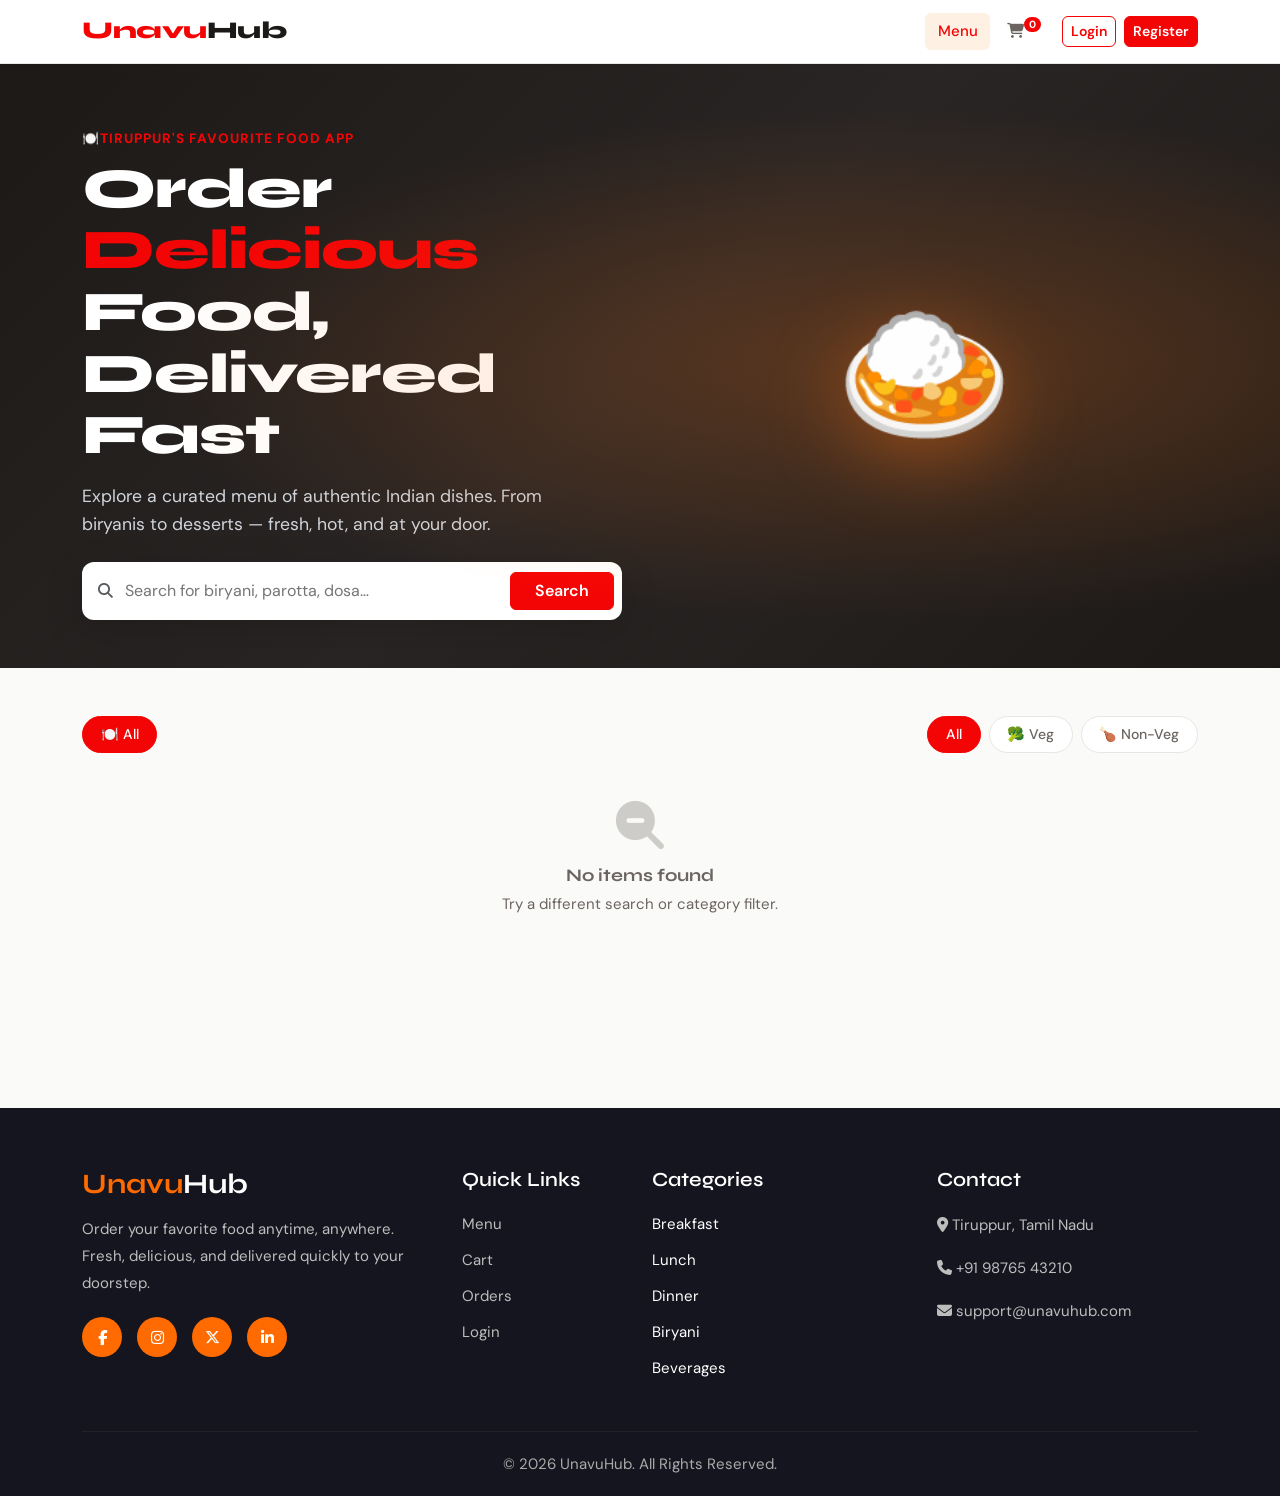
<file: index.html>
<!DOCTYPE html>
<html lang="en">
<head>
  <meta charset="UTF-8" />
  <meta name="viewport" content="width=device-width, initial-scale=1.0" />
  <title>UnavuHub — Online Food Ordering</title>
  <link rel="stylesheet" href="https://cdn.jsdelivr.net/npm/bootstrap@5.3.3/dist/css/bootstrap.min.css" />
  <link rel="stylesheet" href="https://cdnjs.cloudflare.com/ajax/libs/font-awesome/6.5.0/css/all.min.css" />
  <link rel="stylesheet" href="css/style.css" />
  <style>
    /* ── Rating Modal Styles ── */
    .rating-modal-overlay {
      display:none; position:fixed; inset:0; background:rgba(0,0,0,.6);
      z-index:9999; align-items:center; justify-content:center;
    }
    .rating-modal-overlay.active { display:flex; }
    .rating-modal {
      background:var(--card-bg, #1e1e2e); color:var(--text, #e2e8f0);
      border-radius:16px; padding:2rem; width:min(480px,92vw);
      box-shadow:0 25px 60px rgba(0,0,0,.5);
      animation: popIn .2s ease;
    }
    @keyframes popIn { from { transform:scale(.85); opacity:0; } to { transform:scale(1); opacity:1; } }
    .rating-modal h5 { font-weight:700; margin-bottom:.25rem; }
    .star-picker { display:flex; gap:.4rem; margin:1rem 0; }
    .star-picker i { font-size:2rem; cursor:pointer; color:#d1d5db; transition:color .15s; }
    .star-picker i.lit { color:#f59e0b; }
    .rating-review-input {
      width:100%; border-radius:10px; border:1.5px solid rgba(255,255,255,.12);
      background:rgba(255,255,255,.06); color:inherit; padding:.75rem 1rem;
      font-size:.93rem; resize:none; margin-bottom:1rem;
      transition:border-color .2s;
    }
    .rating-review-input:focus { outline:none; border-color:var(--primary,#f97316); }
    .existing-reviews { margin-top:1.5rem; }
    .review-item {
      background:rgba(255,255,255,.05); border-radius:10px;
      padding:.75rem 1rem; margin-bottom:.6rem; font-size:.88rem;
    }
    .review-item .reviewer { font-weight:600; margin-bottom:.25rem; }
    .review-item .review-text { color:rgba(255,255,255,.7); }
    /* Card inline rating */
    .card-rating { display:flex; align-items:center; gap:.4rem; font-size:.82rem; margin:.35rem 0 .5rem; }
    .card-rating .rating-count { color:rgba(255,255,255,.5); font-size:.78rem; }
    .rate-btn {
      background:none; border:1.5px solid rgba(255,255,255,.2); border-radius:20px;
      color:rgba(255,255,255,.7); font-size:.75rem; padding:.2rem .65rem;
      cursor:pointer; transition:all .2s;
    }
    .rate-btn:hover { border-color:#f59e0b; color:#f59e0b; }
  </style>
</head>
<body>

<!-- Toast Container -->
<div class="toast-container position-fixed bottom-0 end-0 p-3" id="toastContainer"></div>

<!-- ── Rating Modal ── -->
<div class="rating-modal-overlay" id="ratingModalOverlay" onclick="closeRatingModal(event)">
  <div class="rating-modal" onclick="event.stopPropagation()">
    <div class="d-flex justify-content-between align-items-start mb-1">
      <div>
        <h5 id="ratingModalName">Rate this dish</h5>
        <small id="ratingModalCat" style="color:rgba(255,255,255,.5)"></small>
      </div>
      <button onclick="closeRatingModal()" style="background:none;border:none;color:inherit;font-size:1.4rem;line-height:1;cursor:pointer;">&times;</button>
    </div>
    <div class="star-picker" id="starPicker">
      <i class="far fa-star" data-v="1"></i>
      <i class="far fa-star" data-v="2"></i>
      <i class="far fa-star" data-v="3"></i>
      <i class="far fa-star" data-v="4"></i>
      <i class="far fa-star" data-v="5"></i>
    </div>
    <p id="starLabel" style="font-size:.85rem;color:rgba(255,255,255,.5);margin-bottom:.75rem;height:1.2em;"></p>
    <textarea id="ratingReviewInput" class="rating-review-input" rows="3" placeholder="Share your experience (optional)…"></textarea>
    <div class="d-flex gap-2">
      <button class="btn btn-primary flex-grow-1" onclick="submitRating()">Submit Rating</button>
      <button class="btn btn-outline-secondary" onclick="closeRatingModal()">Cancel</button>
    </div>
    <div class="existing-reviews" id="existingReviews"></div>
  </div>
</div>

<!-- ── Navbar ── -->
<nav class="navbar navbar-expand-lg">
  <div class="container">
    <a class="navbar-brand" href="index.html">Unavu<span>Hub</span></a>
    <button class="navbar-toggler" type="button" data-bs-toggle="collapse" data-bs-target="#mainNav">
      <span class="navbar-toggler-icon"></span>
    </button>
    <div class="collapse navbar-collapse" id="mainNav">
      <ul class="navbar-nav ms-auto align-items-center gap-1">
        <li class="nav-item"><a class="nav-link active" href="index.html">Menu</a></li>
        <li class="nav-item">
          <a class="nav-link" href="cart.html">
            <i class="fas fa-shopping-cart"></i>
            <span class="cart-count cart-badge">0</span>
          </a>
        </li>
        <li class="nav-item" id="navAuth"></li>
      </ul>
    </div>
  </div>
</nav>

<!-- ── Hero ── -->
<section class="hero">
  <div class="container">
    <div class="row align-items-center g-4">
      <div class="col-lg-6">
        <p style="color:var(--primary);font-weight:700;letter-spacing:1px;font-size:.85rem;text-transform:uppercase;margin-bottom:.5rem;">🍽️Tiruppur's Favourite Food App</p>
        <h1 class="hero-title">Order <span>Delicious</span><br>Food, Delivered Fast</h1>
        <p class="hero-sub mt-3 mb-4">Explore a curated menu of authentic Indian dishes. From biryanis to desserts — fresh, hot, and at your door.</p>
        <div class="search-wrap d-flex align-items-center gap-2">
          <i class="fas fa-search text-muted ms-2"></i>
          <input type="text" id="searchInput" placeholder="Search for biryani, parotta, dosa…" class="py-2 px-1" />
          <button class="btn btn-primary px-4" onclick="applyFilters()">Search</button>
        </div>
      </div>
      <div class="col-lg-6 text-center d-none d-lg-block">
        <div style="font-size:9rem;filter:drop-shadow(0 20px 40px rgba(249,115,22,.4))">🍛</div>
      </div>
    </div>
  </div>
</section>

<!-- ── Menu Section ── -->
<main class="container py-5">

  <!-- Filters Row -->
  <div class="d-flex flex-wrap align-items-center gap-3 mb-4">
    <div class="d-flex flex-wrap gap-2" id="categoryPills"></div>
    <div class="ms-auto d-flex gap-2 flex-wrap">
      <button class="category-pill active" id="filterAll"   onclick="setTypeFilter('all')">All</button>
      <button class="category-pill"        id="filterVeg"   onclick="setTypeFilter('veg')">🥦 Veg</button>
      <button class="category-pill"        id="filterNV"    onclick="setTypeFilter('non-veg')">🍗 Non-Veg</button>
    </div>
  </div>

  <!-- Food Grid -->
  <div class="row g-4" id="foodGrid"></div>
  <div id="emptyState" class="empty-state d-none">
    <i class="fas fa-search-minus"></i>
    <h5>No items found</h5>
    <p>Try a different search or category filter.</p>
  </div>
  
</main>
<!-- ===== Footer ===== -->
<footer class="footer">
  <div class="container">
    <div class="row gy-4">

      <div class="col-lg-4">
        <h3 class="footer-logo">Unavu<span>Hub</span></h3>
        <p>
          Order your favorite food anytime, anywhere.
          Fresh, delicious, and delivered quickly to your doorstep.
        </p>

        <div class="social-icons">
          <a href="#"><i class="fab fa-facebook-f"></i></a>
          <a href="#"><i class="fab fa-instagram"></i></a>
          <a href="#"><i class="fab fa-x-twitter"></i></a>
          <a href="#"><i class="fab fa-linkedin-in"></i></a>
        </div>
      </div>

      <div class="col-lg-2 col-md-4">
        <h5>Quick Links</h5>
        <ul>
          <li><a href="index.html">Menu</a></li>
          <li><a href="cart.html">Cart</a></li>
          <li><a href="orders.html">Orders</a></li>
          <li><a href="login.html">Login</a></li>
        </ul>
      </div>

      <div class="col-lg-3 col-md-4">
        <h5>Categories</h5>
        <ul>
          <li>Breakfast</li>
          <li>Lunch</li>
          <li>Dinner</li>
          <li>Biryani</li>
          <li>Beverages</li>
        </ul>
      </div>

      <div class="col-lg-3 col-md-4">
        <h5>Contact</h5>

        <p>
          <i class="fas fa-location-dot"></i>
          Tiruppur, Tamil Nadu
        </p>

        <p>
          <i class="fas fa-phone"></i>
          +91 98765 43210
        </p>

        <p>
          <i class="fas fa-envelope"></i>
          support@unavuhub.com
        </p>
      </div>

    </div>

    <hr>

    <div class="footer-bottom">
      © 2026 UnavuHub. All Rights Reserved.
    </div>

  </div>
</footer>


<script src="https://cdn.jsdelivr.net/npm/bootstrap@5.3.3/dist/js/bootstrap.bundle.min.js"></script>
<script src="js/db.js"></script>
<script>
  let activeCategory = 'All';
  let activeType     = 'all';

  /* ── Navbar auth state ── */
  function renderNav() {
    const s  = DB.getSession();
    const el = document.getElementById('navAuth');
    if (!s) {
      el.innerHTML = `<div class="d-flex gap-2">
        <a href="login.html" class="btn btn-outline-primary btn-sm">Login</a>
        <a href="register.html" class="btn btn-primary btn-sm">Register</a>
      </div>`;
    } else if (s.role === 'admin') {
      el.innerHTML = `<a href="admin-dashboard.html" class="btn btn-primary btn-sm"><i class="fas fa-gauge-high me-1"></i>Dashboard</a>`;
    } else {
      el.innerHTML = `<div class="d-flex gap-2 align-items-center">
        <a href="orders.html" class="nav-link">My Orders</a>
        <button class="btn btn-outline-primary btn-sm" onclick="logout()">Logout</button>
      </div>`;
    }
  }
  function logout() { DB.clearSession(); DB.clearCart(); window.location.reload(); }

  /* ── Categories ── */
  function buildCategories() {
    const menu = DB.getMenu();
    const cats = ['All', ...new Set(menu.map(i => i.category))];
    const el   = document.getElementById('categoryPills');
    el.innerHTML = cats.map(c => `
      <button class="category-pill${c === 'All' ? ' active' : ''}" onclick="setCategory('${c}')">${UI.foodEmoji(c)} ${c}</button>
    `).join('');
  }

  function setCategory(cat) {
    activeCategory = cat;
    document.querySelectorAll('#categoryPills .category-pill').forEach(b => {
      b.classList.toggle('active', b.textContent.trim().endsWith(cat));
    });
    renderGrid();
  }

  function setTypeFilter(type) {
    activeType = type;
    ['filterAll','filterVeg','filterNV'].forEach(id => document.getElementById(id).classList.remove('active'));
    document.getElementById({ all:'filterAll', veg:'filterVeg', 'non-veg':'filterNV' }[type]).classList.add('active');
    renderGrid();
  }

  function applyFilters() { renderGrid(); }

  /* ── Render Grid ── */
  function renderGrid() {
    const query = document.getElementById('searchInput').value.toLowerCase();
    let items   = DB.getMenu();

    if (activeCategory !== 'All') items = items.filter(i => i.category === activeCategory);
    if (activeType !== 'all')     items = items.filter(i => i.type === activeType);
    if (query) items = items.filter(i =>
      i.name.toLowerCase().includes(query) ||
      i.category.toLowerCase().includes(query) ||
      i.description.toLowerCase().includes(query)
    );

    const grid  = document.getElementById('foodGrid');
    const empty = document.getElementById('emptyState');
    if (!items.length) { grid.innerHTML = ''; empty.classList.remove('d-none'); return; }
    empty.classList.add('d-none');

    const cart    = DB.getCart();
    const session = DB.getSession();

    grid.innerHTML = items.map(item => {
      const inCart  = cart.find(c => c.id === item.id);
      const { avg, count } = DB.getItemAvgRating(item.id);
      const imgEl   = item.image
        ? `<img src="${item.image}" class="food-card-img" alt="${item.name}" loading="lazy"
               onerror="this.parentNode.innerHTML='<div class=food-card-img-placeholder>${UI.foodEmoji(item.category)}</div>'">`
        : `<div class="food-card-img-placeholder">${UI.foodEmoji(item.category)}</div>`;

      const ratingRow = count > 0
        ? `<div class="card-rating">
             ${UI.renderStars(avg)}
             <span style="color:#f59e0b;font-weight:600;font-size:.82rem;">${avg}</span>
             <span class="rating-count">(${count})</span>
             ${session && session.role==='customer' ? `<button class="rate-btn ms-auto" onclick="openRatingModal('${item.id}')"><i class="fas fa-star me-1" style="font-size:.7rem;"></i>Rate</button>` : ''}
           </div>`
        : `<div class="card-rating">
             ${UI.renderStars(0)}
             <span class="rating-count">No ratings yet</span>
             ${session && session.role==='customer' ? `<button class="rate-btn ms-auto" onclick="openRatingModal('${item.id}')"><i class="fas fa-star me-1" style="font-size:.7rem;"></i>Be first!</button>` : ''}
           </div>`;

      return `
        <div class="col-sm-6 col-lg-4 col-xl-3">
          <div class="food-card">
            ${imgEl}
            <div class="food-card-body">
              <div class="d-flex align-items-center gap-2 mb-1">
                ${UI.vegBadge(item.type)}
                ${item.popular ? '<span class="popular-tag">⭐ Popular</span>' : ''}
              </div>
              <div class="food-name">${item.name}</div>
              ${ratingRow}
              <div class="food-desc text-muted mb-2">${item.description}</div>
              <div class="d-flex align-items-center justify-content-between mt-auto">
                <span class="food-price">${UI.formatCurrency(item.price)}</span>
                ${inCart
                  ? `<div class="qty-control">
                       <button class="qty-btn" onclick="changeQty('${item.id}', -1)">−</button>
                       <span class="qty-num">${inCart.qty}</span>
                       <button class="qty-btn" onclick="changeQty('${item.id}', 1)">+</button>
                     </div>`
                  : `<button class="btn btn-primary btn-sm" onclick="addItem('${item.id}')">
                       <i class="fas fa-plus me-1"></i>Add
                     </button>`
                }
              </div>
            </div>
          </div>
        </div>`;
    }).join('');
  }

  /* ── Cart Actions ── */
  function addItem(id) {
    const s = DB.getSession();
    if (!s) { Toast.show('Please login to add items to cart.', 'warning'); return; }
    if (s.role === 'admin') { Toast.show('Admins cannot place orders.', 'warning'); return; }
    const item = DB.getMenuItem(id);
    if (!item) return;
    DB.addToCart(item);
    UI.updateCartBadge();
    Toast.show(`<i class="fas fa-check-circle me-2"></i>${item.name} added to cart!`, 'success');
    renderGrid();
  }

  function changeQty(id, delta) {
    const cart = DB.getCart();
    const item = cart.find(c => c.id === id);
    if (!item) return;
    DB.updateCartQty(id, item.qty + delta);
    UI.updateCartBadge();
    renderGrid();
  }

  /* ── Rating Modal ── */
  let currentRatingItemId = null;
  let currentStarValue    = 0;
  const starLabels = ['', 'Poor 😞', 'Fair 😐', 'Good 😊', 'Great 😄', 'Excellent 🤩'];

  function openRatingModal(itemId) {
    const s = DB.getSession();
    if (!s || s.role !== 'customer') { Toast.show('Please login to rate.', 'warning'); return; }
    currentRatingItemId = itemId;
    const item      = DB.getMenuItem(itemId);
    const existing  = DB.getUserRatingForItem(itemId);
    currentStarValue = existing ? existing.rating : 0;

    document.getElementById('ratingModalName').textContent = item.name;
    document.getElementById('ratingModalCat').textContent  = item.category;
    document.getElementById('ratingReviewInput').value     = existing ? existing.review : '';
    renderStarPicker(currentStarValue);
    document.getElementById('starLabel').textContent = starLabels[currentStarValue] || 'Tap a star to rate';

    // Show existing reviews
    const reviews = DB.getItemRatings(itemId);
    const revEl   = document.getElementById('existingReviews');
    if (reviews.length) {
      revEl.innerHTML = `<h6 style="margin-top:1.5rem;font-weight:700;font-size:.9rem;">What others say</h6>` +
        reviews.slice(0, 5).map(r => `
          <div class="review-item">
            <div class="reviewer d-flex align-items-center gap-2">
              <span>${r.userName}</span>
              <span style="margin-left:auto;">${UI.renderStars(r.rating)}</span>
            </div>
            ${r.review ? `<div class="review-text">${r.review}</div>` : ''}
          </div>`).join('');
    } else { revEl.innerHTML = ''; }

    document.getElementById('ratingModalOverlay').classList.add('active');
  }

  function closeRatingModal(e) {
    if (e && e.target !== document.getElementById('ratingModalOverlay')) return;
    document.getElementById('ratingModalOverlay').classList.remove('active');
    currentRatingItemId = null;
    currentStarValue    = 0;
  }
  // Allow close via button (no event arg)
  const origClose = closeRatingModal;
  window.closeRatingModal = function(e) {
    if (!e) { document.getElementById('ratingModalOverlay').classList.remove('active'); return; }
    origClose(e);
  };

  function renderStarPicker(val) {
    document.querySelectorAll('#starPicker i').forEach(i => {
      const v = parseInt(i.dataset.v);
      i.className = v <= val ? 'fas fa-star lit' : 'far fa-star';
    });
  }

  document.querySelectorAll('#starPicker i').forEach(star => {
    star.addEventListener('mouseover', function() {
      const v = parseInt(this.dataset.v);
      document.querySelectorAll('#starPicker i').forEach(i => {
        i.className = parseInt(i.dataset.v) <= v ? 'fas fa-star lit' : 'far fa-star';
      });
      document.getElementById('starLabel').textContent = starLabels[v];
    });
    star.addEventListener('mouseout', function() {
      renderStarPicker(currentStarValue);
      document.getElementById('starLabel').textContent = starLabels[currentStarValue] || 'Tap a star to rate';
    });
    star.addEventListener('click', function() {
      currentStarValue = parseInt(this.dataset.v);
      renderStarPicker(currentStarValue);
      document.getElementById('starLabel').textContent = starLabels[currentStarValue];
    });
  });

  function submitRating() {
    if (!currentStarValue) { Toast.show('Please select a star rating.', 'warning'); return; }
    const review = document.getElementById('ratingReviewInput').value.trim();
    const result = DB.addRating(currentRatingItemId, currentStarValue, review);
    if (result.ok) {
      Toast.show('<i class="fas fa-star me-2" style="color:#f59e0b"></i>Rating submitted! Thank you!', 'success');
      document.getElementById('ratingModalOverlay').classList.remove('active');
      renderGrid();
    } else {
      Toast.show(result.msg, 'danger');
    }
  }

  /* ── Search on enter ── */
  document.getElementById('searchInput').addEventListener('keyup', e => { if (e.key === 'Enter') applyFilters(); });

  /* ── Init ── */
  renderNav();
  buildCategories();
  renderGrid();
</script>

</body>
</html>
</file>
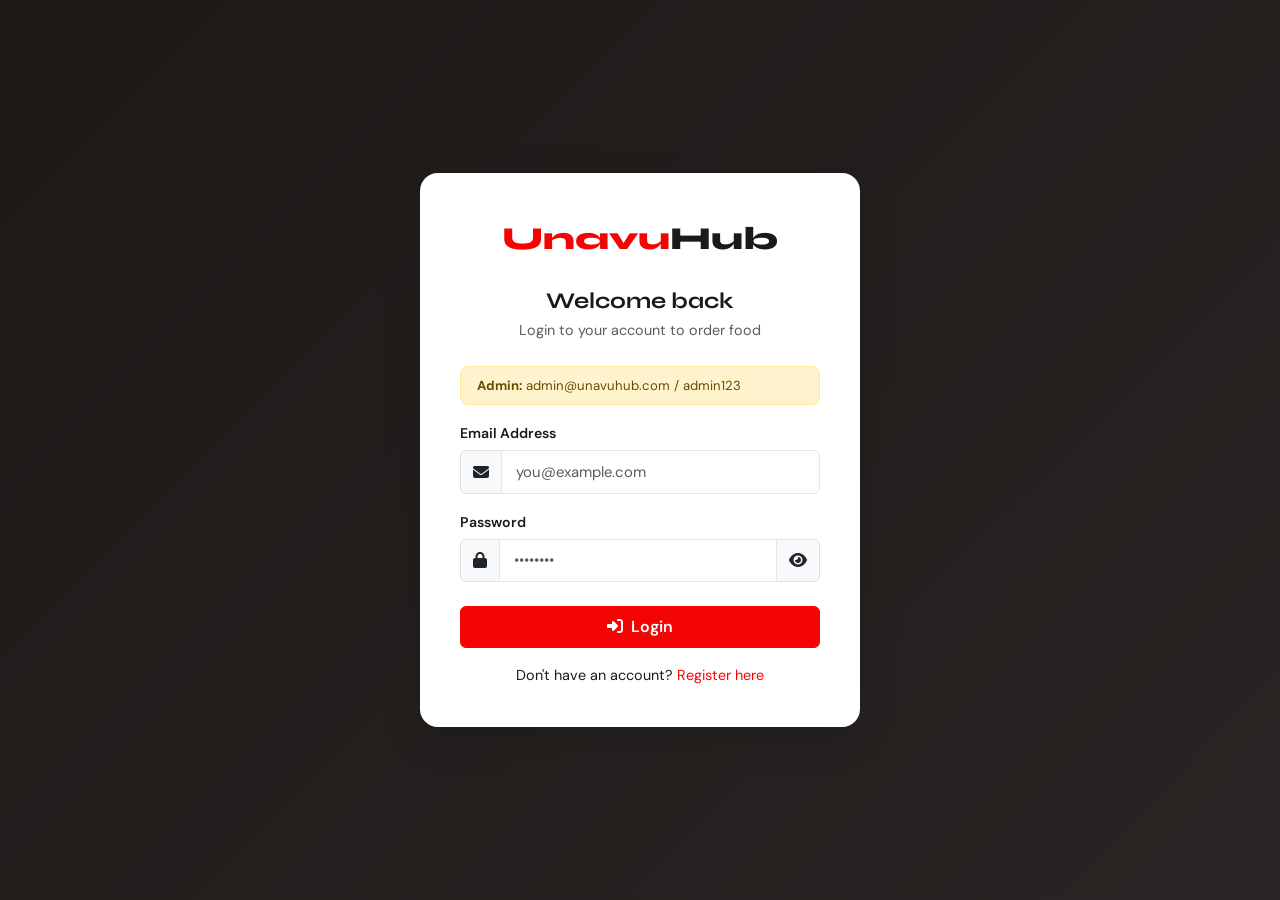
<file: admin-customers.html>
<!DOCTYPE html>
<html lang="en">
<head>
  <meta charset="UTF-8" />
  <meta name="viewport" content="width=device-width, initial-scale=1.0" />
  <title>Customers — UnavuHub Admin</title>
  <link rel="stylesheet" href="https://cdn.jsdelivr.net/npm/bootstrap@5.3.3/dist/css/bootstrap.min.css" />
  <link rel="stylesheet" href="https://cdnjs.cloudflare.com/ajax/libs/font-awesome/6.5.0/css/all.min.css" />
  <link rel="stylesheet" href="css/style.css" />
</head>
<body>
<div class="toast-container position-fixed bottom-0 end-0 p-3" id="toastContainer"></div>
<div class="admin-layout" id="appRoot"></div>

<!-- Customer Orders Modal -->
<div class="modal fade" id="customerOrdersModal" tabindex="-1">
  <div class="modal-dialog modal-dialog-centered modal-lg modal-dialog-scrollable">
    <div class="modal-content">
      <div class="modal-header">
        <h5 class="modal-title" id="customerOrdersTitle">Order History</h5>
        <button type="button" class="btn-close" data-bs-dismiss="modal"></button>
      </div>
      <div class="modal-body" id="customerOrdersBody"></div>
      <div class="modal-footer">
        <button class="btn btn-outline-secondary" data-bs-dismiss="modal">Close</button>
      </div>
    </div>
  </div>
</div>

<script src="https://cdn.jsdelivr.net/npm/bootstrap@5.3.3/dist/js/bootstrap.bundle.min.js"></script>
<script src="js/db.js"></script>
<script src="js/admin.js"></script>
<script>
  guardAdmin();
  let searchQuery = '';

  function render() {
    let users  = DB.getUsers();
    const orders = DB.getOrders();

    if (searchQuery) users = users.filter(u =>
      u.name.toLowerCase().includes(searchQuery) ||
      u.email.toLowerCase().includes(searchQuery) ||
      u.phone.includes(searchQuery)
    );

    const root = document.getElementById('appRoot');

    root.innerHTML = buildAdminSidebar('customers') + `
      <div class="admin-main">
        ${buildAdminTopbar('Customer Management')}
        <div class="admin-content">
          <div class="d-flex flex-wrap align-items-center justify-content-between gap-3 mb-4">
            <h1 class="page-title mb-0">Customers <span class="text-muted" style="font-size:1rem;font-weight:400;">(${users.length})</span></h1>
            <div class="input-group" style="max-width:260px;">
              <span class="input-group-text"><i class="fas fa-search"></i></span>
              <input type="text" class="form-control" placeholder="Search name, email, phone…" oninput="onSearch(this.value)" value="${searchQuery}" />
            </div>
          </div>

          <div class="table-wrap">
            ${users.length ? `
            <table class="table table-hover mb-0">
              <thead>
                <tr>
                  <th>Customer</th>
                  <th>Phone</th>
                  <th>Address</th>
                  <th>Joined</th>
                  <th>Total Orders</th>
                  <th>Total Spent</th>
                  <th>Actions</th>
                </tr>
              </thead>
              <tbody>
                ${users.map(user => {
                  const userOrders = orders.filter(o => o.userId === user.id);
                  const totalSpent = userOrders.filter(o => o.status !== 'cancelled').reduce((s, o) => s + o.total, 0);
                  return `
                  <tr>
                    <td>
                      <div class="d-flex align-items-center gap-2">
                        <div style="width:36px;height:36px;border-radius:50%;background:var(--primary);display:flex;align-items:center;justify-content:center;color:#fff;font-weight:700;font-size:.9rem;flex-shrink:0;">
                          ${user.name.charAt(0).toUpperCase()}
                        </div>
                        <div>
                          <div class="fw-semibold">${user.name}</div>
                          <div class="text-muted" style="font-size:.78rem;">${user.email}</div>
                        </div>
                      </div>
                    </td>
                    <td>${user.phone}</td>
                    <td style="max-width:180px;white-space:nowrap;overflow:hidden;text-overflow:ellipsis;" title="${user.address}">
                      ${user.address || '—'}
                    </td>
                    <td style="font-size:.82rem;">${UI.formatDate(user.createdAt)}</td>
                    <td>
                      <span class="fw-bold">${userOrders.length}</span>
                      <span class="text-muted" style="font-size:.78rem;"> orders</span>
                    </td>
                    <td class="fw-bold text-primary">${UI.formatCurrency(totalSpent)}</td>
                    <td>
                      <button class="table-action-btn text-info" title="View Orders" onclick="viewCustomerOrders('${user.id}', '${user.name.replace(/'/g, "\\'")}')">
                        <i class="fas fa-eye"></i>
                      </button>
                    </td>
                  </tr>`;
                }).join('')}
              </tbody>
            </table>` : `
            <div class="empty-state">
              <i class="fas fa-users"></i>
              <h5>No customers found</h5>
              <p>${searchQuery ? 'Try a different search.' : 'Customers who register will appear here.'}</p>
            </div>`}
          </div>
        </div>
      </div>`;

    setSidebarActive('customers');
  }

  function onSearch(val) { searchQuery = val.toLowerCase(); render(); }

  function viewCustomerOrders(userId, name) {
    const orders = DB.getUserOrders(userId);
    document.getElementById('customerOrdersTitle').textContent = `${name}'s Order History`;
    const body = document.getElementById('customerOrdersBody');

    if (!orders.length) {
      body.innerHTML = `<div class="empty-state py-3"><i class="fas fa-box-open"></i><h6>No orders yet</h6></div>`;
    } else {
      body.innerHTML = orders.map(order => `
        <div class="border rounded p-3 mb-3">
          <div class="d-flex justify-content-between flex-wrap gap-2 mb-2">
            <div>
              <span class="fw-bold text-primary">${order.id}</span>
              <span class="text-muted ms-2" style="font-size:.8rem;">${UI.formatDate(order.date)}</span>
            </div>
            <div class="d-flex align-items-center gap-2">
              ${UI.statusBadge(order.status)}
              <span class="fw-bold">${UI.formatCurrency(order.total)}</span>
            </div>
          </div>
          <div class="text-muted" style="font-size:.85rem;">
            ${order.items.map(i => `${i.name} ×${i.qty}`).join(' · ')}
          </div>
          <div class="text-muted mt-1" style="font-size:.8rem;">Payment: ${order.paymentMethod}</div>
        </div>`).join('');
    }

    new bootstrap.Modal(document.getElementById('customerOrdersModal')).show();
  }

  render();
</script>
</body>
</html>
</file>
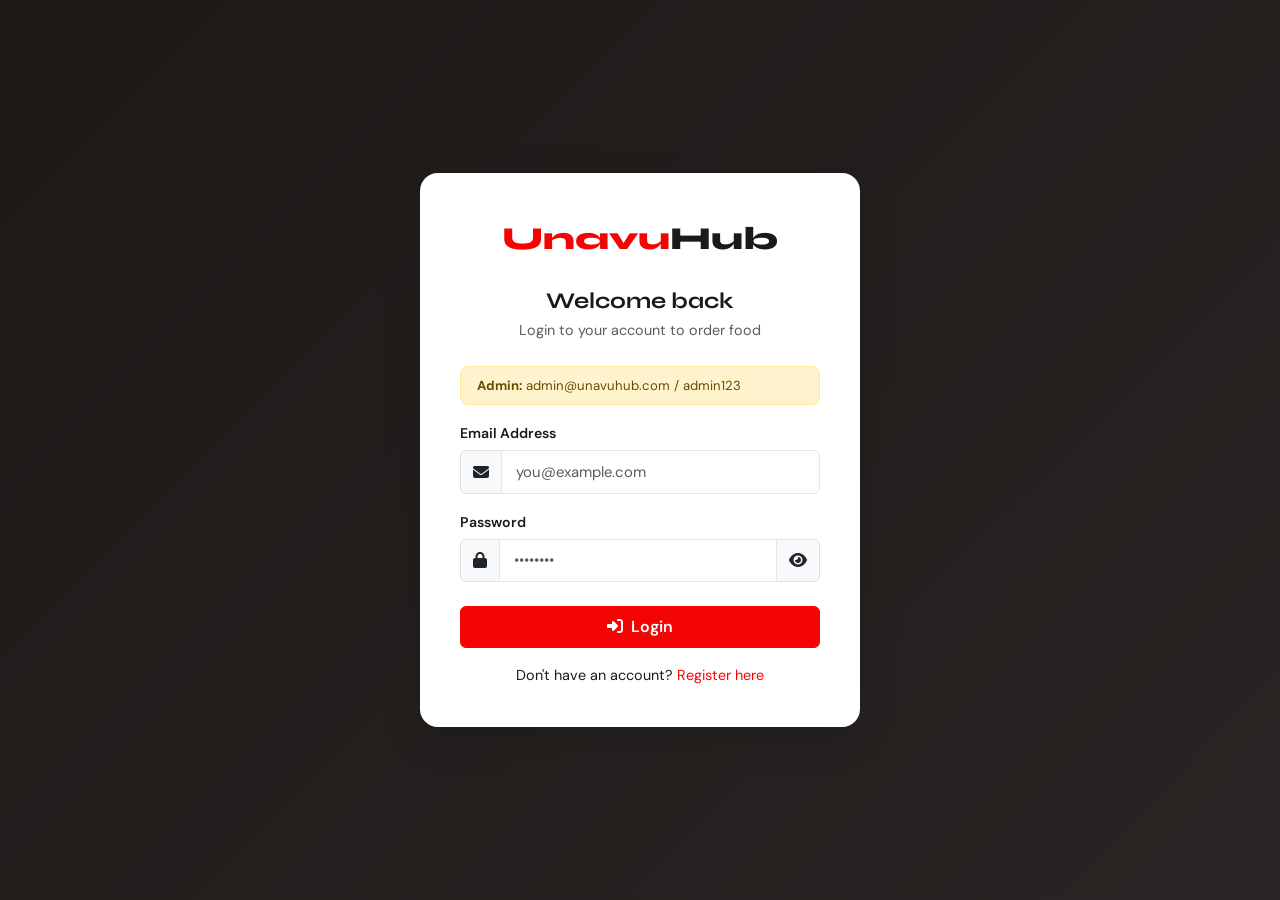
<file: admin-dashboard.html>
<!DOCTYPE html>
<html lang="en">
<head>
  <meta charset="UTF-8" />
  <meta name="viewport" content="width=device-width, initial-scale=1.0" />
  <title>Dashboard — UnavuHub Admin</title>
  <link rel="stylesheet" href="https://cdn.jsdelivr.net/npm/bootstrap@5.3.3/dist/css/bootstrap.min.css" />
  <link rel="stylesheet" href="https://cdnjs.cloudflare.com/ajax/libs/font-awesome/6.5.0/css/all.min.css" />
  <link rel="stylesheet" href="css/style.css" />
</head>
<body>
<div class="toast-container position-fixed bottom-0 end-0 p-3" id="toastContainer"></div>

<div class="admin-layout" id="appRoot"></div>

<script src="https://cdn.jsdelivr.net/npm/bootstrap@5.3.3/dist/js/bootstrap.bundle.min.js"></script>
<script src="js/db.js"></script>
<script src="js/admin.js"></script>
<script>
  guardAdmin();

  function render() {
    const stats   = DB.getStats();
    const orders  = DB.getOrders().slice(0, 8);
    const root    = document.getElementById('appRoot');

    root.innerHTML = buildAdminSidebar('dashboard') + `
      <div class="admin-main">
        ${buildAdminTopbar('Dashboard')}
        <div class="admin-content">

          <h1 class="page-title">Dashboard Overview</h1>

          <!-- Stat Cards -->
          <div class="row g-3 mb-4">
            <div class="col-sm-6 col-xl-3">
              <div class="stat-card stat-orange">
                <div class="stat-icon stat-icon-orange"><i class="fas fa-receipt"></i></div>
                <div class="stat-value">${stats.totalOrders}</div>
                <div class="stat-label">Total Orders</div>
              </div>
            </div>
            <div class="col-sm-6 col-xl-3">
              <div class="stat-card stat-green">
                <div class="stat-icon stat-icon-green"><i class="fas fa-indian-rupee-sign"></i></div>
                <div class="stat-value">₹${Number(stats.revenue).toLocaleString('en-IN')}</div>
                <div class="stat-label">Total Revenue</div>
              </div>
            </div>
            <div class="col-sm-6 col-xl-3">
              <div class="stat-card stat-blue">
                <div class="stat-icon stat-icon-blue"><i class="fas fa-users"></i></div>
                <div class="stat-value">${stats.customers}</div>
                <div class="stat-label">Registered Customers</div>
              </div>
            </div>
            <div class="col-sm-6 col-xl-3">
              <div class="stat-card stat-red">
                <div class="stat-icon stat-icon-red"><i class="fas fa-clock"></i></div>
                <div class="stat-value">${stats.pending}</div>
                <div class="stat-label">Pending Orders</div>
              </div>
            </div>
          </div>

          <!-- Recent Orders -->
          <div class="card">
            <div class="card-header d-flex justify-content-between align-items-center">
              <span>Recent Orders</span>
              <a href="admin-orders.html" class="btn btn-sm btn-outline-primary">View All</a>
            </div>
            <div class="table-responsive">
              ${orders.length ? `
              <table class="table table-hover mb-0">
                <thead>
                  <tr>
                    <th>Order ID</th>
                    <th>Customer</th>
                    <th>Items</th>
                    <th>Total</th>
                    <th>Payment</th>
                    <th>Status</th>
                    <th>Date</th>
                  </tr>
                </thead>
                <tbody>
                  ${orders.map(o => `
                  <tr>
                    <td><span class="fw-bold text-primary">${o.id}</span></td>
                    <td>
                      <div class="fw-semibold">${o.customerName}</div>
                      <div class="text-muted" style="font-size:.78rem;">${o.phone}</div>
                    </td>
                    <td style="max-width:180px;white-space:nowrap;overflow:hidden;text-overflow:ellipsis;">
                      ${o.items.map(i => `${i.name} ×${i.qty}`).join(', ')}
                    </td>
                    <td class="fw-bold">${UI.formatCurrency(o.total)}</td>
                    <td>${o.paymentMethod}</td>
                    <td>${UI.statusBadge(o.status)}</td>
                    <td style="font-size:.82rem;">${UI.formatDate(o.date)}</td>
                  </tr>`).join('')}
                </tbody>
              </table>` : `
              <div class="empty-state">
                <i class="fas fa-receipt"></i>
                <h5>No orders yet</h5>
                <p>Orders will appear here once customers start placing them.</p>
              </div>`}
            </div>
          </div>

          <!-- Quick Links -->
          <div class="row g-3 mt-1">
            <div class="col-md-4">
              <a href="admin-menu.html" class="card text-decoration-none p-3 d-flex flex-row align-items-center gap-3">
                <div class="stat-icon stat-icon-orange"><i class="fas fa-utensils"></i></div>
                <div>
                  <div class="fw-bold">Manage Menu</div>
                  <div class="text-muted" style="font-size:.82rem;">${DB.getMenu().length} items</div>
                </div>
              </a>
            </div>
            <div class="col-md-4">
              <a href="admin-orders.html" class="card text-decoration-none p-3 d-flex flex-row align-items-center gap-3">
                <div class="stat-icon stat-icon-blue"><i class="fas fa-receipt"></i></div>
                <div>
                  <div class="fw-bold">Manage Orders</div>
                  <div class="text-muted" style="font-size:.82rem;">${stats.totalOrders} total</div>
                </div>
              </a>
            </div>
            <div class="col-md-4">
              <a href="admin-customers.html" class="card text-decoration-none p-3 d-flex flex-row align-items-center gap-3">
                <div class="stat-icon stat-icon-green"><i class="fas fa-users"></i></div>
                <div>
                  <div class="fw-bold">Manage Customers</div>
                  <div class="text-muted" style="font-size:.82rem;">${stats.customers} registered</div>
                </div>
              </a>
            </div>
          </div>

        </div>
      </div>`;

    setSidebarActive('dashboard');
  }

  render();
</script>
</body>
</html>
</file>
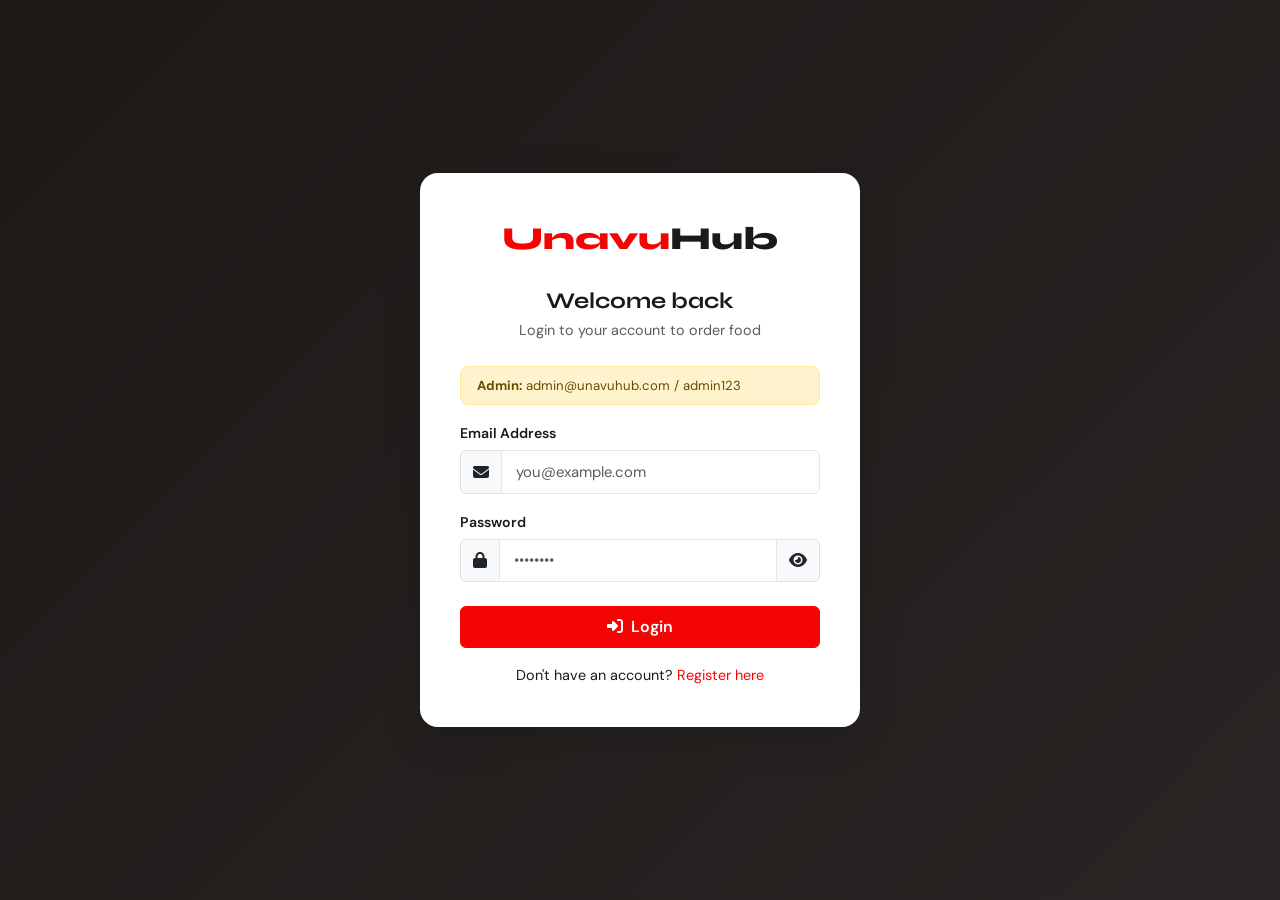
<file: admin-orders.html>
<!DOCTYPE html>
<html lang="en">
<head>
  <meta charset="UTF-8" />
  <meta name="viewport" content="width=device-width, initial-scale=1.0" />
  <title>Orders — UnavuHub Admin</title>
  <link rel="stylesheet" href="https://cdn.jsdelivr.net/npm/bootstrap@5.3.3/dist/css/bootstrap.min.css" />
  <link rel="stylesheet" href="https://cdnjs.cloudflare.com/ajax/libs/font-awesome/6.5.0/css/all.min.css" />
  <link rel="stylesheet" href="css/style.css" />
</head>
<body>
<div class="toast-container position-fixed bottom-0 end-0 p-3" id="toastContainer"></div>
<div class="admin-layout" id="appRoot"></div>

<!-- Order Detail Modal -->
<div class="modal fade" id="orderDetailModal" tabindex="-1">
  <div class="modal-dialog modal-dialog-centered modal-lg">
    <div class="modal-content">
      <div class="modal-header">
        <h5 class="modal-title">Order Details</h5>
        <button type="button" class="btn-close" data-bs-dismiss="modal"></button>
      </div>
      <div class="modal-body" id="orderDetailBody">
        <!-- Rendered by JS -->
      </div>
      <div class="modal-footer">
        <button class="btn btn-outline-secondary" data-bs-dismiss="modal">Close</button>
      </div>
    </div>
  </div>
</div>

<!-- Delete Confirm Modal -->
<div class="modal fade" id="deleteOrderModal" tabindex="-1">
  <div class="modal-dialog modal-dialog-centered modal-sm">
    <div class="modal-content">
      <div class="modal-body text-center py-4">
        <i class="fas fa-triangle-exclamation text-danger" style="font-size:2.5rem;"></i>
        <h5 class="mt-3">Delete this order?</h5>
        <p class="text-muted" style="font-size:.9rem;">This action cannot be undone.</p>
        <input type="hidden" id="deleteOrderId" />
      </div>
      <div class="modal-footer justify-content-center border-0 pt-0">
        <button class="btn btn-outline-secondary" data-bs-dismiss="modal">Cancel</button>
        <button class="btn btn-danger" onclick="confirmDeleteOrder()">Delete</button>
      </div>
    </div>
  </div>
</div>

<script src="https://cdn.jsdelivr.net/npm/bootstrap@5.3.3/dist/js/bootstrap.bundle.min.js"></script>
<script src="js/db.js"></script>
<script src="js/admin.js"></script>
<script>
  guardAdmin();
  let filterStatus = 'all';
  let searchQuery  = '';

  function render() {
    let orders = DB.getOrders();
    if (filterStatus !== 'all') orders = orders.filter(o => o.status === filterStatus);
    if (searchQuery) orders = orders.filter(o =>
      o.id.toLowerCase().includes(searchQuery) ||
      o.customerName.toLowerCase().includes(searchQuery) ||
      o.phone.includes(searchQuery)
    );

    const root = document.getElementById('appRoot');
    const allStatuses = ['all','pending','confirmed','preparing','out for delivery','delivered','cancelled'];

    root.innerHTML = buildAdminSidebar('orders') + `
      <div class="admin-main">
        ${buildAdminTopbar('Order Management')}
        <div class="admin-content">
          <div class="d-flex flex-wrap align-items-center justify-content-between gap-3 mb-4">
            <h1 class="page-title mb-0">Orders <span class="text-muted" style="font-size:1rem;font-weight:400;">(${orders.length})</span></h1>
            <div class="input-group" style="max-width:240px;">
              <span class="input-group-text"><i class="fas fa-search"></i></span>
              <input type="text" class="form-control" placeholder="Search ID, customer…" oninput="onSearch(this.value)" value="${searchQuery}" />
            </div>
          </div>

          <!-- Status filter pills -->
          <div class="d-flex flex-wrap gap-2 mb-3">
            ${allStatuses.map(s => `
              <button class="category-pill${s === filterStatus ? ' active' : ''}" onclick="setFilter('${s}')">
                ${s === 'all' ? 'All Orders' : s.charAt(0).toUpperCase() + s.slice(1)}
              </button>`).join('')}
          </div>

          <div class="table-wrap">
            ${orders.length ? `
            <table class="table table-hover mb-0">
              <thead>
                <tr>
                  <th>Order ID</th>
                  <th>Customer</th>
                  <th>Items</th>
                  <th>Total</th>
                  <th>Payment</th>
                  <th>Status</th>
                  <th>Date</th>
                  <th>Actions</th>
                </tr>
              </thead>
              <tbody>
                ${orders.map(order => `
                <tr>
                  <td><span class="fw-bold text-primary">${order.id}</span></td>
                  <td>
                    <div class="fw-semibold">${order.customerName}</div>
                    <div class="text-muted" style="font-size:.78rem;">${order.phone}</div>
                  </td>
                  <td style="max-width:160px;white-space:nowrap;overflow:hidden;text-overflow:ellipsis;" title="${order.items.map(i => i.name + ' ×' + i.qty).join(', ')}">
                    ${order.items.map(i => `${i.name} ×${i.qty}`).join(', ')}
                  </td>
                  <td class="fw-bold">${UI.formatCurrency(order.total)}</td>
                  <td>${order.paymentMethod}</td>
                  <td>
                    <select class="form-select form-select-sm" style="width:auto;font-size:.8rem;" onchange="changeStatus('${order.id}', this.value)">
                      ${statusOptions(order.status)}
                    </select>
                  </td>
                  <td style="font-size:.82rem;white-space:nowrap;">${UI.formatDate(order.date)}</td>
                  <td>
                    <div class="d-flex gap-1">
                      <button class="table-action-btn text-info" title="View Details" onclick="viewOrder('${order.id}')">
                        <i class="fas fa-eye"></i>
                      </button>
                      <button class="table-action-btn text-danger" title="Delete Order" onclick="openDeleteOrder('${order.id}')">
                        <i class="fas fa-trash"></i>
                      </button>
                    </div>
                  </td>
                </tr>`).join('')}
              </tbody>
            </table>` : `
            <div class="empty-state">
              <i class="fas fa-receipt"></i>
              <h5>No orders found</h5>
              <p>${filterStatus !== 'all' ? 'No orders with this status.' : 'Customer orders will appear here.'}</p>
            </div>`}
          </div>
        </div>
      </div>`;

    setSidebarActive('orders');
  }

  function onSearch(val) { searchQuery = val.toLowerCase(); render(); }
  function setFilter(s)  { filterStatus = s; render(); }

  function changeStatus(id, status) {
    DB.updateOrderStatus(id, status);
    Toast.show(`Order ${id} status → ${status}`, 'success');
    render();
  }

  function viewOrder(id) {
    const order = DB.getOrderById(id);
    if (!order) return;
    const body  = document.getElementById('orderDetailBody');
    body.innerHTML = `
      <div class="row g-3">
        <div class="col-sm-6">
          <div class="text-muted" style="font-size:.78rem;font-weight:700;text-transform:uppercase;">Order ID</div>
          <div class="fw-bold text-primary">${order.id}</div>
        </div>
        <div class="col-sm-6">
          <div class="text-muted" style="font-size:.78rem;font-weight:700;text-transform:uppercase;">Status</div>
          <div>${UI.statusBadge(order.status)}</div>
        </div>
        <div class="col-sm-6">
          <div class="text-muted" style="font-size:.78rem;font-weight:700;text-transform:uppercase;">Customer</div>
          <div class="fw-semibold">${order.customerName}</div>
          <div class="text-muted">${order.phone}</div>
        </div>
        <div class="col-sm-6">
          <div class="text-muted" style="font-size:.78rem;font-weight:700;text-transform:uppercase;">Payment</div>
          <div>${order.paymentMethod}</div>
        </div>
        <div class="col-sm-6">
          <div class="text-muted" style="font-size:.78rem;font-weight:700;text-transform:uppercase;">Order Date</div>
          <div>${UI.formatDate(order.date)}</div>
        </div>
        <div class="col-sm-6">
          <div class="text-muted" style="font-size:.78rem;font-weight:700;text-transform:uppercase;">Total</div>
          <div class="fw-bold text-primary fs-5">${UI.formatCurrency(order.total)}</div>
        </div>
      </div>
      <hr>
      <div class="fw-bold mb-2">Items Ordered</div>
      <table class="table table-sm table-bordered mb-0">
        <thead>
          <tr><th>Item</th><th>Qty</th><th>Unit Price</th><th>Subtotal</th></tr>
        </thead>
        <tbody>
          ${order.items.map(i => `
          <tr>
            <td>${i.name}</td>
            <td>${i.qty}</td>
            <td>${UI.formatCurrency(i.price)}</td>
            <td class="fw-semibold">${UI.formatCurrency(i.price * i.qty)}</td>
          </tr>`).join('')}
        </tbody>
        <tfoot>
          <tr>
            <td colspan="3" class="text-end fw-bold">Total</td>
            <td class="fw-bold text-primary">${UI.formatCurrency(order.total)}</td>
          </tr>
        </tfoot>
      </table>`;
    new bootstrap.Modal(document.getElementById('orderDetailModal')).show();
  }

  function openDeleteOrder(id) {
    document.getElementById('deleteOrderId').value = id;
    new bootstrap.Modal(document.getElementById('deleteOrderModal')).show();
  }
  function confirmDeleteOrder() {
    const id = document.getElementById('deleteOrderId').value;
    DB.deleteOrder(id);
    bootstrap.Modal.getInstance(document.getElementById('deleteOrderModal')).hide();
    Toast.show('Order deleted.', 'warning');
    render();
  }

  render();
</script>
</body>
</html>
</file>
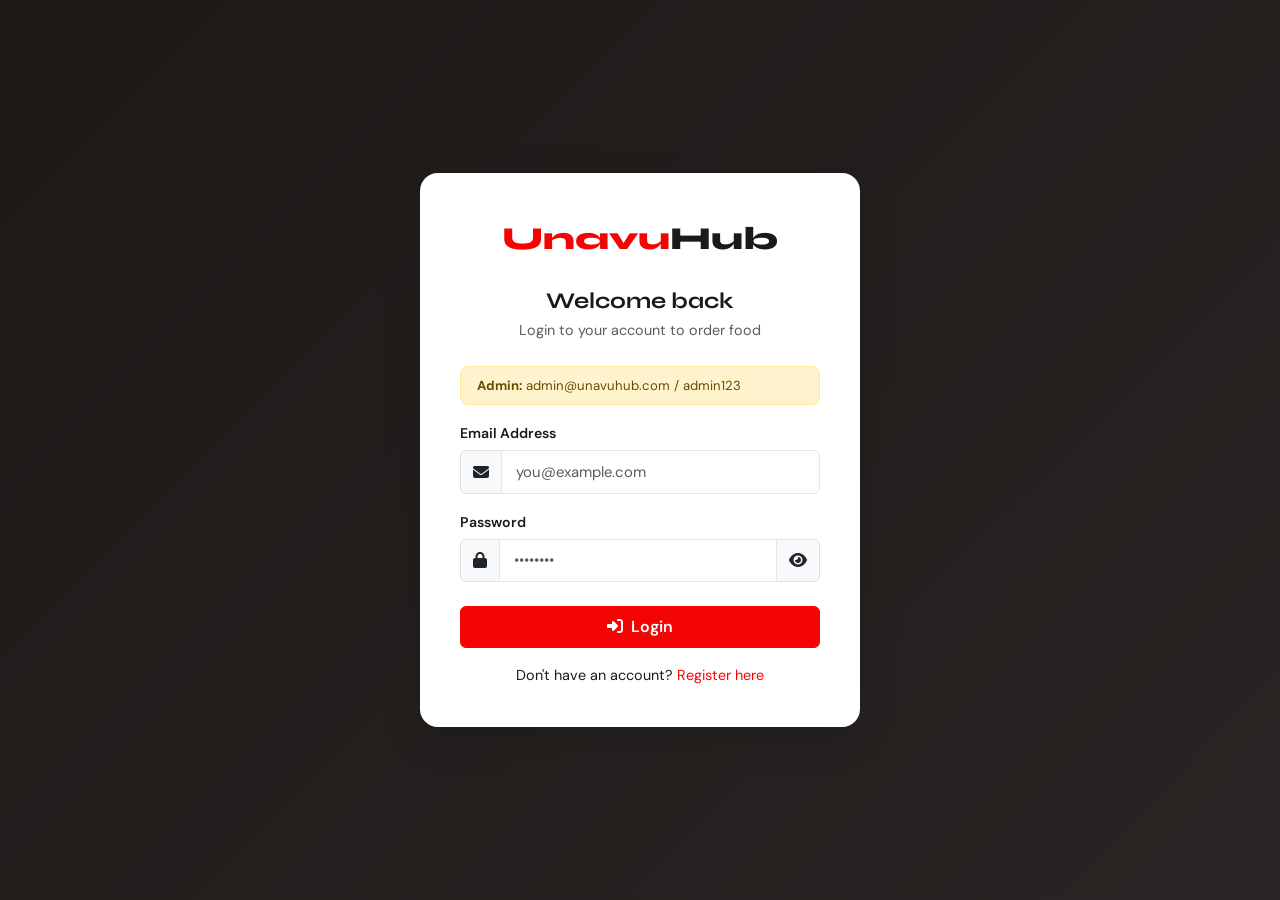
<file: login.html>
<!DOCTYPE html>
<html lang="en">
<head>
  <meta charset="UTF-8" />
  <meta name="viewport" content="width=device-width, initial-scale=1.0" />
  <title>Login — UnavuHub</title>
  <link rel="stylesheet" href="https://cdn.jsdelivr.net/npm/bootstrap@5.3.3/dist/css/bootstrap.min.css" />
  <link rel="stylesheet" href="https://cdnjs.cloudflare.com/ajax/libs/font-awesome/6.5.0/css/all.min.css" />
  <link rel="stylesheet" href="css/style.css" />
</head>
<body>
<div class="toast-container position-fixed bottom-0 end-0 p-3" id="toastContainer"></div>

<div class="auth-wrap">
  <div class="auth-card">
    <div class="auth-logo">Unavu<span>Hub</span></div>
    <h2 class="text-center mb-1" style="font-size:1.4rem;">Welcome back</h2>
    <p class="text-center text-muted mb-4" style="font-size:.9rem;">Login to your account to order food</p>

    <!-- Admin hint -->
    <div class="alert alert-warning py-2 px-3 mb-3" style="font-size:.82rem;border-radius:8px;">
      <strong>Admin:</strong> admin@unavuhub.com / admin123
    </div>

    <form id="loginForm" novalidate>
      <div class="mb-3">
        <label class="form-label">Email Address</label>
        <div class="input-group">
          <span class="input-group-text"><i class="fas fa-envelope"></i></span>
          <input type="email" class="form-control" id="email" placeholder="you@example.com" required />
        </div>
      </div>
      <div class="mb-4">
        <label class="form-label">Password</label>
        <div class="input-group">
          <span class="input-group-text"><i class="fas fa-lock"></i></span>
          <input type="password" class="form-control" id="password" placeholder="••••••••" required />
          <button type="button" class="input-group-text" id="togglePwd" style="cursor:pointer;">
            <i class="fas fa-eye" id="eyeIcon"></i>
          </button>
        </div>
      </div>
      <div id="errMsg" class="alert alert-danger py-2 d-none"></div>
      <button type="submit" class="btn btn-primary w-100 py-2">
        <i class="fas fa-sign-in-alt me-2"></i>Login
      </button>
    </form>

    <p class="text-center mt-3 mb-0" style="font-size:.9rem;">
      Don't have an account? <a href="register.html">Register here</a>
    </p>
  </div>
</div>

<script src="https://cdn.jsdelivr.net/npm/bootstrap@5.3.3/dist/js/bootstrap.bundle.min.js"></script>
<script src="js/db.js"></script>
<script>
  // Redirect if already logged in
  if (DB.isLoggedIn()) {
    window.location.href = DB.isAdmin() ? 'admin-dashboard.html' : 'index.html';
  }

  // Toggle password visibility
  document.getElementById('togglePwd').addEventListener('click', () => {
    const pwd  = document.getElementById('password');
    const icon = document.getElementById('eyeIcon');
    if (pwd.type === 'password') { pwd.type = 'text'; icon.className = 'fas fa-eye-slash'; }
    else { pwd.type = 'password'; icon.className = 'fas fa-eye'; }
  });

  document.getElementById('loginForm').addEventListener('submit', function(e) {
    e.preventDefault();
    const email    = document.getElementById('email').value.trim();
    const password = document.getElementById('password').value;
    const errEl    = document.getElementById('errMsg');

    if (!email || !password) {
      errEl.textContent = 'Please fill in all fields.'; errEl.classList.remove('d-none'); return;
    }

    const result = DB.loginUser(email, password);
    if (!result.ok) {
      errEl.textContent = result.msg; errEl.classList.remove('d-none');
    } else {
      errEl.classList.add('d-none');
      Toast.show(`Welcome back, ${result.user.name}! 👋`, 'success');
      setTimeout(() => {
        window.location.href = result.user.role === 'admin' ? 'admin-dashboard.html' : 'index.html';
      }, 900);
    }
  });
</script>
</body>
</html>
</file>
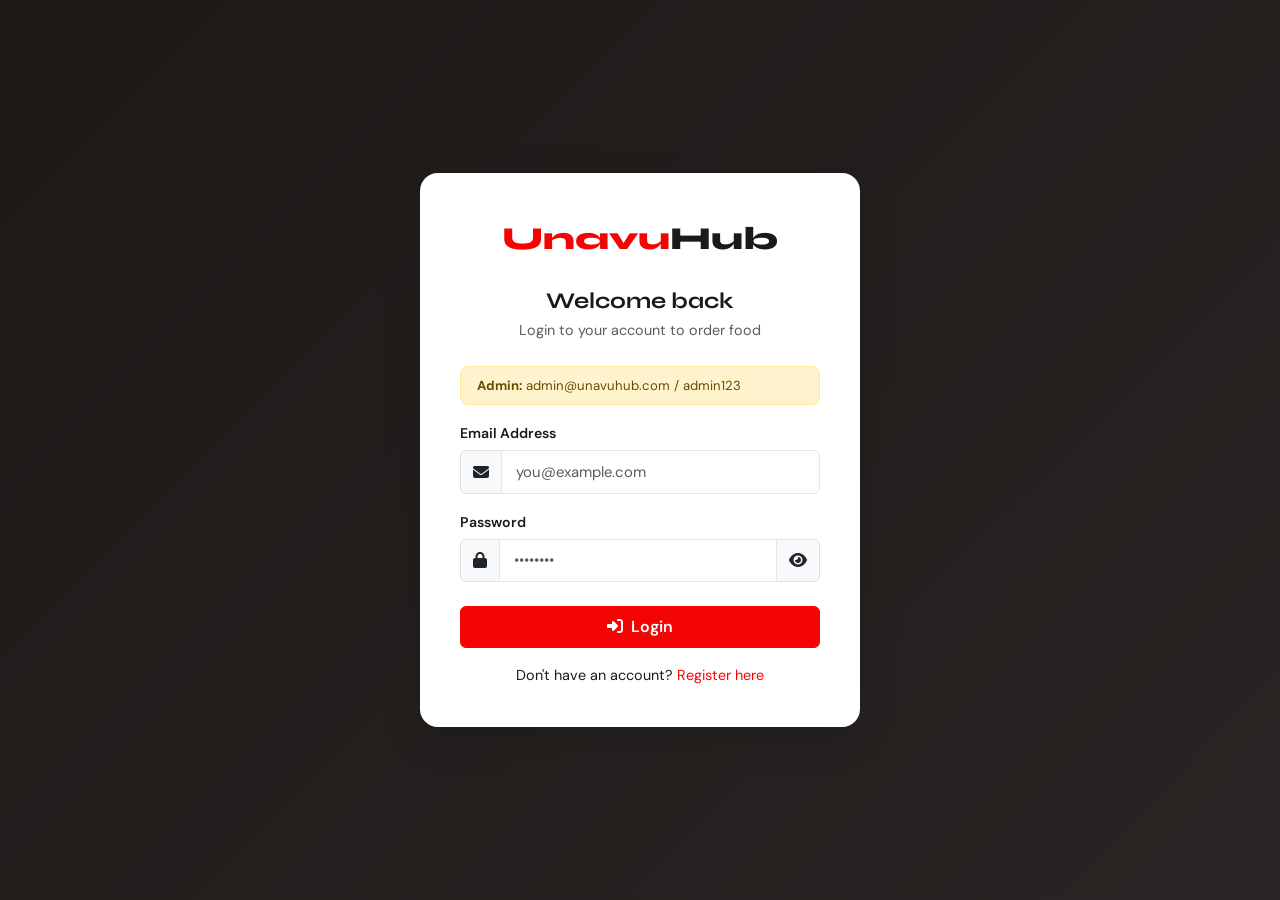
<file: orders.html>
<!DOCTYPE html>
<html lang="en">
<head>
  <meta charset="UTF-8" />
  <meta name="viewport" content="width=device-width, initial-scale=1.0" />
  <title>My Orders — UnavuHub</title>
  <link rel="stylesheet" href="https://cdn.jsdelivr.net/npm/bootstrap@5.3.3/dist/css/bootstrap.min.css" />
  <link rel="stylesheet" href="https://cdnjs.cloudflare.com/ajax/libs/font-awesome/6.5.0/css/all.min.css" />
  <link rel="stylesheet" href="css/style.css" />
</head>
<body>
<div class="toast-container position-fixed bottom-0 end-0 p-3" id="toastContainer"></div>

<!-- Navbar -->
<nav class="navbar navbar-expand-lg">
  <div class="container">
    <a class="navbar-brand" href="index.html">Unavu<span>Hub</span></a>
    <div class="d-flex gap-2 align-items-center ms-auto">
      <a href="index.html" class="nav-link">Menu</a>
      <a href="cart.html" class="nav-link">
        <i class="fas fa-shopping-cart"></i>
        <span class="cart-count cart-badge">0</span>
      </a>
      <button class="btn btn-outline-primary btn-sm" onclick="logout()">Logout</button>
    </div>
  </div>
</nav>

<div class="container py-5">
  <h1 class="page-title"><i class="fas fa-receipt me-2 text-muted" style="font-size:1.3rem;"></i>My Orders</h1>
  <p class="text-muted mb-4">Track all your past and current orders</p>
  <div id="ordersContainer"></div>
</div>

<script src="https://cdn.jsdelivr.net/npm/bootstrap@5.3.3/dist/js/bootstrap.bundle.min.js"></script>
<script src="js/db.js"></script>
<script>
  function logout() { DB.clearSession(); DB.clearCart(); window.location.href = 'login.html'; }

  const STEPS = ['pending','confirmed','preparing','out for delivery','delivered'];

  function statusTracker(status) {
    if (status === 'cancelled') {
      return `<div class="text-center py-2"><span class="status-badge status-cancelled" style="font-size:.85rem;">❌ Order Cancelled</span></div>`;
    }
    const currentIdx = STEPS.indexOf(status);
    let html = `<div class="status-track mt-3">`;
    STEPS.forEach((step, i) => {
      const done   = i < currentIdx;
      const active = i === currentIdx;
      const dotCls = done ? 'done' : active ? 'active' : '';
      const lblCls = done ? 'done' : active ? 'active' : '';
      if (i > 0) html += `<div class="track-line${done ? ' done' : ''}"></div>`;
      html += `
        <div class="track-step">
          <div class="track-dot ${dotCls}">${done ? '✓' : i + 1}</div>
          <div class="track-label ${lblCls}">${step.charAt(0).toUpperCase() + step.slice(1)}</div>
        </div>`;
    });
    html += `</div>`;
    return html;
  }

  function renderOrders() {
    if (!DB.isLoggedIn() || DB.isAdmin()) { window.location.href = 'login.html'; return; }
    const session = DB.getSession();
    const orders  = DB.getUserOrders(session.id);
    const el      = document.getElementById('ordersContainer');

    if (!orders.length) {
      el.innerHTML = `
        <div class="empty-state">
          <i class="fas fa-box-open"></i>
          <h5>No orders yet</h5>
          <p>Looks like you haven't placed any orders. Start ordering!</p>
          <a href="index.html" class="btn btn-primary mt-2">Browse Menu</a>
        </div>`;
      return;
    }

    el.innerHTML = orders.map(order => {
      const canCancel = order.status === 'pending';
      const itemList  = order.items.map(i => `${i.name} ×${i.qty}`).join(', ');
      return `
        <div class="order-card mb-3">
          <div class="order-header">
            <div class="d-flex align-items-center gap-3 flex-wrap">
              <div>
                <div class="fw-bold" style="font-size:.95rem;">Order ${order.id}</div>
                <div class="text-muted" style="font-size:.8rem;">${UI.formatDate(order.date)}</div>
              </div>
              ${UI.statusBadge(order.status)}
            </div>
            <div class="d-flex gap-2 mt-2 mt-sm-0">
              ${canCancel ? `<button class="btn btn-sm btn-outline-danger" onclick="cancelOrder('${order.id}')">Cancel Order</button>` : ''}
            </div>
          </div>
          <div class="order-body">
            <div class="row g-3">
              <div class="col-md-8">
                <div class="text-muted mb-1" style="font-size:.8rem;font-weight:700;text-transform:uppercase;letter-spacing:.5px;">Items Ordered</div>
                <div style="font-size:.93rem;">${itemList}</div>
                ${statusTracker(order.status)}
              </div>
              <div class="col-md-4 text-md-end">
                <div class="text-muted" style="font-size:.8rem;">Payment</div>
                <div class="fw-semibold mb-2" style="font-size:.9rem;">${order.paymentMethod}</div>
                <div class="text-muted" style="font-size:.8rem;">Total</div>
                <div class="fw-bold text-primary fs-5">${UI.formatCurrency(order.total)}</div>
              </div>
            </div>
          </div>
        </div>`;
    }).join('');
  }

  function cancelOrder(id) {
    if (!confirm('Are you sure you want to cancel this order?')) return;
    DB.cancelOrder(id);
    Toast.show('Order cancelled successfully.', 'warning');
    renderOrders();
  }

  renderOrders();
  UI.updateCartBadge();
</script>
</body>
</html>
</file>
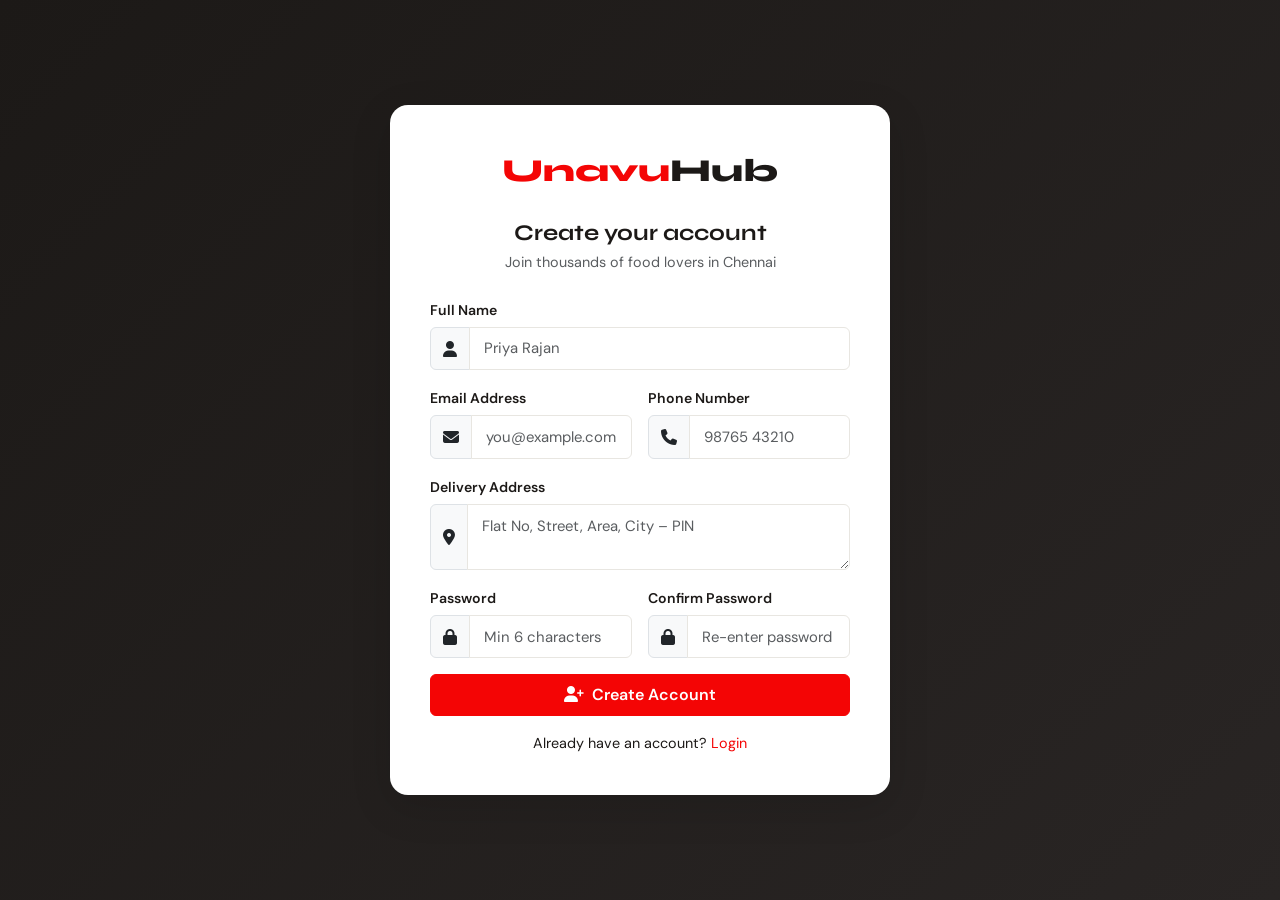
<file: register.html>
<!DOCTYPE html>
<html lang="en">
<head>
  <meta charset="UTF-8" />
  <meta name="viewport" content="width=device-width, initial-scale=1.0" />
  <title>Register — UnavuHub</title>
  <link rel="stylesheet" href="https://cdn.jsdelivr.net/npm/bootstrap@5.3.3/dist/css/bootstrap.min.css" />
  <link rel="stylesheet" href="https://cdnjs.cloudflare.com/ajax/libs/font-awesome/6.5.0/css/all.min.css" />
  <link rel="stylesheet" href="css/style.css" />
</head>
<body>
<div class="toast-container position-fixed bottom-0 end-0 p-3" id="toastContainer"></div>

<div class="auth-wrap">
  <div class="auth-card" style="max-width:500px;">
    <div class="auth-logo">Unavu<span>Hub</span></div>
    <h2 class="text-center mb-1" style="font-size:1.4rem;">Create your account</h2>
    <p class="text-center text-muted mb-4" style="font-size:.9rem;">Join thousands of food lovers in Chennai</p>

    <form id="registerForm" novalidate>
      <div class="row g-3">
        <div class="col-12">
          <label class="form-label">Full Name</label>
          <div class="input-group">
            <span class="input-group-text"><i class="fas fa-user"></i></span>
            <input type="text" class="form-control" id="name" placeholder="Priya Rajan" required />
          </div>
        </div>
        <div class="col-md-6">
          <label class="form-label">Email Address</label>
          <div class="input-group">
            <span class="input-group-text"><i class="fas fa-envelope"></i></span>
            <input type="email" class="form-control" id="email" placeholder="you@example.com" required />
          </div>
        </div>
        <div class="col-md-6">
          <label class="form-label">Phone Number</label>
          <div class="input-group">
            <span class="input-group-text"><i class="fas fa-phone"></i></span>
            <input type="tel" class="form-control" id="phone" placeholder="98765 43210" required />
          </div>
        </div>
        <div class="col-12">
          <label class="form-label">Delivery Address</label>
          <div class="input-group">
            <span class="input-group-text"><i class="fas fa-map-marker-alt"></i></span>
            <textarea class="form-control" id="address" rows="2" placeholder="Flat No, Street, Area, City – PIN" required></textarea>
          </div>
        </div>
        <div class="col-md-6">
          <label class="form-label">Password</label>
          <div class="input-group">
            <span class="input-group-text"><i class="fas fa-lock"></i></span>
            <input type="password" class="form-control" id="password" placeholder="Min 6 characters" required />
          </div>
        </div>
        <div class="col-md-6">
          <label class="form-label">Confirm Password</label>
          <div class="input-group">
            <span class="input-group-text"><i class="fas fa-lock"></i></span>
            <input type="password" class="form-control" id="confirmPwd" placeholder="Re-enter password" required />
          </div>
        </div>
      </div>

      <div id="errMsg" class="alert alert-danger py-2 mt-3 d-none"></div>
      <button type="submit" class="btn btn-primary w-100 py-2 mt-3">
        <i class="fas fa-user-plus me-2"></i>Create Account
      </button>
    </form>

    <p class="text-center mt-3 mb-0" style="font-size:.9rem;">
      Already have an account? <a href="login.html">Login</a>
    </p>
  </div>
</div>

<script src="https://cdn.jsdelivr.net/npm/bootstrap@5.3.3/dist/js/bootstrap.bundle.min.js"></script>
<script src="js/db.js"></script>
<script>
  if (DB.isLoggedIn()) window.location.href = 'index.html';

  document.getElementById('registerForm').addEventListener('submit', function(e) {
    e.preventDefault();
    const errEl = document.getElementById('errMsg');
    const name  = document.getElementById('name').value.trim();
    const email = document.getElementById('email').value.trim();
    const phone = document.getElementById('phone').value.trim();
    const addr  = document.getElementById('address').value.trim();
    const pwd   = document.getElementById('password').value;
    const cpwd  = document.getElementById('confirmPwd').value;

    const showErr = msg => { errEl.textContent = msg; errEl.classList.remove('d-none'); };
    errEl.classList.add('d-none');

    if (!name || !email || !phone || !addr || !pwd) return showErr('All fields are required.');
    if (!/^[^\s@]+@[^\s@]+\.[^\s@]+$/.test(email)) return showErr('Please enter a valid email address.');
    if (!/^\d{10}$/.test(phone.replace(/\s/g,''))) return showErr('Phone number must be 10 digits.');
    if (pwd.length < 6) return showErr('Password must be at least 6 characters.');
    if (pwd !== cpwd)   return showErr('Passwords do not match.');

    const result = DB.registerUser({ name, email, phone, address: addr, password: pwd });
    if (!result.ok) return showErr(result.msg);

    DB.loginUser(email, pwd);
    Toast.show('Account created! Welcome to UnavuHub 🎉', 'success');
    setTimeout(() => window.location.href = 'index.html', 1000);
  });
</script>
</body>
</html>
</file>
<file: css/style.css>
/* ============================================================
   UnavuHub — Global Styles
   Design: warm saffron + deep charcoal + cream white
   ============================================================ */

@import url('https://fonts.googleapis.com/css2?family=Syne:wght@400;600;700;800&family=DM+Sans:wght@300;400;500;600&display=swap');

:root {
  --primary:       #f40505;   /* saffron orange */
  --primary-dark:  #fe1919;
  --primary-light: #FFF0E4;
  --accent:        #16A34A;   /* veg green */
  --danger:        #DC2626;
  --warning:       #D97706;
  --info:          #2563EB;
  --bg:            #FAFAF8;
  --surface:       #FFFFFF;
  --surface-2:     #F5F4F0;
  --border:        #E8E6E1;
  --text:          #1C1917;
  --text-muted:    #6B6460;
  --text-light:    #A09890;
  --sidebar-bg:    #111827;
  --sidebar-text:  #D1D5DB;
  --sidebar-hover: #1F2937;
  --sidebar-active:#f61e06;

  --font-display: 'Syne', sans-serif;
  --font-body:    'DM Sans', sans-serif;

  --radius-sm:  6px;
  --radius:     12px;
  --radius-lg:  18px;
  --shadow-sm:  0 1px 3px rgba(0,0,0,.07);
  --shadow:     0 4px 16px rgba(0,0,0,.10);
  --shadow-lg:  0 12px 40px rgba(0,0,0,.14);

  --transition: .18s ease;
}

*, *::before, *::after { box-sizing: border-box; margin: 0; padding: 0; }

body {
  font-family: var(--font-body);
  background: var(--bg);
  color: var(--text);
  line-height: 1.6;
  font-size: 15px;
}

a { color: var(--primary); text-decoration: none; }
a:hover { color: var(--primary-dark); }

img { max-width: 100%; display: block; }

h1,h2,h3,h4,h5 { font-family: var(--font-display); font-weight: 700; }

/* ── Scrollbar ── */
::-webkit-scrollbar { width: 6px; }
::-webkit-scrollbar-track { background: var(--bg); }
::-webkit-scrollbar-thumb { background: var(--border); border-radius: 99px; }

/* ── Navbar ── */
.navbar {
  background: var(--surface);
  border-bottom: 1px solid var(--border);
  padding: 0 1.5rem;
  height: 64px;
  position: sticky;
  top: 0;
  z-index: 1000;
  box-shadow: var(--shadow-sm);
}
.navbar-brand {
  font-family: var(--font-display);
  font-size: 1.5rem;
  font-weight: 800;
  color: var(--primary) !important;
  letter-spacing: -0.5px;
}
.navbar-brand span { color: var(--text); }
.nav-link {
  font-weight: 500;
  color: var(--text-muted) !important;
  padding: .4rem .8rem !important;
  border-radius: var(--radius-sm);
  transition: var(--transition);
}
.nav-link:hover, .nav-link.active {
  color: var(--primary) !important;
  background: var(--primary-light);
}
.cart-badge {
  background: var(--primary);
  color: #fff;
  font-size: .65rem;
  font-weight: 700;
  padding: 1px 5px;
  border-radius: 99px;
  position: relative;
  top: -8px;
  left: -4px;
}

/* ── Buttons ── */
.btn-primary {
  background: var(--primary);
  border-color: var(--primary);
  font-weight: 600;
  border-radius: var(--radius-sm);
  transition: var(--transition);
}
.btn-primary:hover { background: var(--primary-dark); border-color: var(--primary-dark); }
.btn-outline-primary {
  color: var(--primary);
  border-color: var(--primary);
  font-weight: 600;
  border-radius: var(--radius-sm);
}
.btn-outline-primary:hover { background: var(--primary); color: #fff; }
.btn-success { background: var(--accent); border-color: var(--accent); font-weight: 600; border-radius: var(--radius-sm); }
.btn-danger { font-weight: 600; border-radius: var(--radius-sm); }

/* ── Cards ── */
.card {
  border: 1px solid var(--border);
  border-radius: var(--radius);
  box-shadow: var(--shadow-sm);
  background: var(--surface);
}
.card-header {
  background: transparent;
  border-bottom: 1px solid var(--border);
  font-family: var(--font-display);
  font-weight: 700;
  padding: 1rem 1.25rem;
}

/* ── Hero ── */
.hero {
  background: linear-gradient(135deg, #1C1917 0%, #292524 50%, #1C1917 100%);
  color: #fff;
  padding: 4rem 0 3rem;
  position: relative;
  overflow: hidden;
}
.hero::before {
  content: '';
  position: absolute;
  inset: 0;
  background: radial-gradient(ellipse at 70% 50%, rgba(249,115,22,.25) 0%, transparent 60%);
  pointer-events: none;
}
.hero-title {
  font-size: clamp(2rem, 5vw, 3.5rem);
  font-weight: 800;
  line-height: 1.1;
  letter-spacing: -1px;
}
.hero-title span { color: var(--primary); }
.hero-sub { color: #D1D5DB; font-size: 1.1rem; max-width: 480px; }

/* ── Search Box ── */
.search-wrap {
  background: var(--surface);
  border-radius: var(--radius);
  box-shadow: var(--shadow-lg);
  padding: .5rem;
  max-width: 540px;
}
.search-wrap input {
  border: none;
  outline: none;
  font-size: 1rem;
  flex: 1;
  background: transparent;
}

/* ── Category Pills ── */
.category-pill {
  padding: .4rem 1.1rem;
  border-radius: 99px;
  border: 1.5px solid var(--border);
  font-weight: 500;
  font-size: .88rem;
  cursor: pointer;
  transition: var(--transition);
  white-space: nowrap;
  background: var(--surface);
  color: var(--text-muted);
}
.category-pill:hover, .category-pill.active {
  background: var(--primary);
  border-color: var(--primary);
  color: #fff;
}

/* ── Food Card ── */
.food-card {
  border: 1px solid var(--border);
  border-radius: var(--radius-lg);
  background: var(--surface);
  overflow: hidden;
  transition: transform var(--transition), box-shadow var(--transition);
  height: 100%;
}
.food-card:hover { transform: translateY(-4px); box-shadow: var(--shadow-lg); }
.food-card-img {
  width: 100%;
  height: 200px;
  object-fit: cover;
  background: var(--surface-2);
}
.food-card-img-placeholder {
  width: 100%;
  height: 200px;
  background: linear-gradient(135deg, var(--primary-light), #FDE8CF);
  display: flex;
  align-items: center;
  justify-content: center;
  font-size: 3.5rem;
}
.food-card-body { padding: 1rem; }
.veg-badge {
  display: inline-flex;
  align-items: center;
  gap: 4px;
  font-size: .72rem;
  font-weight: 700;
  padding: 2px 8px;
  border-radius: 4px;
  border: 1.5px solid;
}
.veg-badge.veg { color: var(--accent); border-color: var(--accent); }
.veg-badge.non-veg { color: var(--danger); border-color: var(--danger); }
.popular-tag {
  background: var(--primary);
  color: #fff;
  font-size: .68rem;
  font-weight: 700;
  padding: 2px 8px;
  border-radius: 99px;
}
.food-name { font-size: 1rem; font-weight: 700; margin: .4rem 0 .2rem; }
.food-price { font-size: 1.15rem; font-weight: 800; color: var(--primary); font-family: var(--font-display); }
.food-desc { font-size: .82rem; color: var(--text-muted); display: -webkit-box; -webkit-line-clamp: 2; -webkit-box-orient: vertical; overflow: hidden; }

/* Quantity controls */
.qty-control {
  display: inline-flex;
  align-items: center;
  gap: .5rem;
  border: 1.5px solid var(--border);
  border-radius: var(--radius-sm);
  padding: 2px 6px;
}
.qty-btn {
  border: none;
  background: none;
  width: 24px;
  height: 24px;
  display: flex;
  align-items: center;
  justify-content: center;
  cursor: pointer;
  font-size: 1.1rem;
  font-weight: 700;
  color: var(--primary);
  border-radius: 4px;
  transition: var(--transition);
}
.qty-btn:hover { background: var(--primary-light); }
.qty-num { font-weight: 700; font-size: .95rem; min-width: 20px; text-align: center; }

/* ── Cart ── */
.cart-item {
  display: flex;
  align-items: center;
  gap: 1rem;
  padding: 1rem;
  border-bottom: 1px solid var(--border);
}
.cart-item-img {
  width: 68px;
  height: 68px;
  border-radius: var(--radius-sm);
  object-fit: cover;
  background: var(--surface-2);
  flex-shrink: 0;
  display: flex;
  align-items: center;
  justify-content: center;
  font-size: 1.8rem;
}
.cart-item-name { font-weight: 600; }
.cart-item-price { font-weight: 700; color: var(--primary); }
.cart-summary { background: var(--surface-2); border-radius: var(--radius); padding: 1.25rem; }

/* ── Orders ── */
.order-card {
  border: 1px solid var(--border);
  border-radius: var(--radius);
  overflow: hidden;
  background: var(--surface);
}
.order-header {
  background: var(--surface-2);
  padding: .75rem 1.25rem;
  display: flex;
  justify-content: space-between;
  align-items: center;
  flex-wrap: wrap;
  gap: .5rem;
}
.order-body { padding: 1.25rem; }

/* ── Status Badges ── */
.status-badge {
  font-size: .75rem;
  font-weight: 700;
  padding: 3px 10px;
  border-radius: 99px;
  text-transform: capitalize;
}
.status-pending   { background: #FEF3C7; color: #92400E; }
.status-confirmed { background: #DBEAFE; color: #1E40AF; }
.status-preparing { background: #EDE9FE; color: #6B21A8; }
.status-out-for-delivery { background: #ECFDF5; color: #065F46; }
.status-delivered { background: #D1FAE5; color: #065F46; }
.status-cancelled { background: #FEE2E2; color: #991B1B; }

/* ── Auth Pages ── */
.auth-wrap {
  min-height: 100vh;
  background: linear-gradient(135deg, #1C1917, #292524);
  display: flex;
  align-items: center;
  justify-content: center;
  padding: 2rem;
}
.auth-card {
  background: var(--surface);
  border-radius: var(--radius-lg);
  padding: 2.5rem;
  width: 100%;
  max-width: 440px;
  box-shadow: var(--shadow-lg);
}
.auth-logo {
  font-family: var(--font-display);
  font-size: 2rem;
  font-weight: 800;
  color: var(--primary);
  text-align: center;
  margin-bottom: 1.5rem;
}
.auth-logo span { color: var(--text); }

/* ── Forms ── */
.form-control, .form-select {
  border: 1.5px solid var(--border);
  border-radius: var(--radius-sm);
  padding: .6rem .9rem;
  font-size: .93rem;
  transition: border-color var(--transition);
}
.form-control:focus, .form-select:focus {
  border-color: var(--primary);
  box-shadow: 0 0 0 3px rgba(249,115,22,.12);
}
.form-label { font-weight: 600; font-size: .88rem; margin-bottom: .35rem; }

/* ── Admin Sidebar Layout ── */
.admin-layout {
  display: flex;
  min-height: 100vh;
}
.sidebar {
  width: 260px;
  background: var(--sidebar-bg);
  color: var(--sidebar-text);
  display: flex;
  flex-direction: column;
  position: fixed;
  top: 0;
  left: 0;
  height: 100vh;
  z-index: 1001;
  transition: transform .25s ease;
}
.sidebar-brand {
  padding: 1.25rem 1.5rem;
  border-bottom: 1px solid rgba(255,255,255,.07);
  font-family: var(--font-display);
  font-size: 1.35rem;
  font-weight: 800;
  color: var(--primary);
}
.sidebar-brand span { color: #fff; }
.sidebar-nav { padding: 1rem .75rem; flex: 1; overflow-y: auto; }
.sidebar-label {
  font-size: .68rem;
  font-weight: 700;
  text-transform: uppercase;
  letter-spacing: 1px;
  color: #6B7280;
  padding: .5rem .75rem;
  margin-top: .5rem;
}
.sidebar-link {
  display: flex;
  align-items: center;
  gap: .75rem;
  padding: .65rem .75rem;
  border-radius: var(--radius-sm);
  color: var(--sidebar-text);
  font-weight: 500;
  font-size: .93rem;
  transition: var(--transition);
  margin-bottom: 2px;
  text-decoration: none;
}
.sidebar-link:hover { background: var(--sidebar-hover); color: #fff; }
.sidebar-link.active { background: var(--primary); color: #fff; }
.sidebar-link i { width: 18px; text-align: center; }
.sidebar-footer {
  padding: 1rem 1.5rem;
  border-top: 1px solid rgba(255,255,255,.07);
  font-size: .83rem;
  color: #6B7280;
}

.admin-main {
  margin-left: 260px;
  flex: 1;
  display: flex;
  flex-direction: column;
  min-height: 100vh;
}
.admin-topbar {
  background: var(--surface);
  border-bottom: 1px solid var(--border);
  padding: 0 1.5rem;
  height: 60px;
  display: flex;
  align-items: center;
  justify-content: space-between;
  position: sticky;
  top: 0;
  z-index: 100;
}
.admin-content { padding: 2rem 1.5rem; }
.page-title {
  font-family: var(--font-display);
  font-size: 1.6rem;
  font-weight: 800;
  margin-bottom: 1.5rem;
}

/* ── Stat Cards ── */
.stat-card {
  border: 1px solid var(--border);
  border-radius: var(--radius);
  padding: 1.5rem;
  background: var(--surface);
  position: relative;
  overflow: hidden;
}
.stat-card::after {
  content: '';
  position: absolute;
  right: -20px;
  top: -20px;
  width: 100px;
  height: 100px;
  border-radius: 50%;
  background: currentColor;
  opacity: .06;
}
.stat-icon {
  width: 46px;
  height: 46px;
  border-radius: var(--radius-sm);
  display: flex;
  align-items: center;
  justify-content: center;
  font-size: 1.25rem;
  margin-bottom: .75rem;
}
.stat-value {
  font-family: var(--font-display);
  font-size: 1.9rem;
  font-weight: 800;
  line-height: 1;
}
.stat-label { font-size: .83rem; color: var(--text-muted); margin-top: .25rem; }
.stat-orange { color: var(--primary); }
.stat-green  { color: var(--accent); }
.stat-blue   { color: var(--info); }
.stat-red    { color: var(--danger); }
.stat-icon-orange { background: var(--primary-light); color: var(--primary); }
.stat-icon-green  { background: #DCFCE7; color: var(--accent); }
.stat-icon-blue   { background: #DBEAFE; color: var(--info); }
.stat-icon-red    { background: #FEE2E2; color: var(--danger); }

/* ── Tables ── */
.table-wrap {
  border-radius: var(--radius);
  overflow: hidden;
  border: 1px solid var(--border);
}
.table { margin: 0; }
.table th {
  background: var(--surface-2);
  font-family: var(--font-display);
  font-size: .8rem;
  font-weight: 700;
  text-transform: uppercase;
  letter-spacing: .5px;
  color: var(--text-muted);
  padding: .75rem 1rem;
  white-space: nowrap;
}
.table td { padding: .85rem 1rem; vertical-align: middle; font-size: .9rem; }
.table tbody tr { transition: background var(--transition); }
.table tbody tr:hover { background: var(--surface-2); }
.table-action-btn {
  border: none;
  background: none;
  padding: 4px 8px;
  border-radius: var(--radius-sm);
  cursor: pointer;
  transition: background var(--transition);
  font-size: .85rem;
}
.table-action-btn:hover { background: var(--surface-2); }

/* ── Modals ── */
.modal-content { border-radius: var(--radius-lg); border: 1px solid var(--border); }
.modal-header { border-bottom: 1px solid var(--border); }
.modal-footer { border-top: 1px solid var(--border); }

/* ── Toast ── */
.toast-container { z-index: 9999; }
.toast {
  border-radius: var(--radius);
  border: none;
  box-shadow: var(--shadow-lg);
  font-size: .9rem;
  font-weight: 500;
}

/* ── Empty State ── */
.empty-state {
  text-align: center;
  padding: 3rem 1rem;
  color: var(--text-muted);
}
.empty-state i { font-size: 3rem; opacity: .3; margin-bottom: 1rem; }
.empty-state h5 { font-size: 1.1rem; margin-bottom: .35rem; }

/* ── Step Tracker ── */
.status-track {
  display: flex;
  align-items: center;
  gap: 0;
  overflow-x: auto;
  padding-bottom: .5rem;
}
.track-step {
  display: flex;
  flex-direction: column;
  align-items: center;
  flex: 1;
  min-width: 80px;
}
.track-dot {
  width: 28px;
  height: 28px;
  border-radius: 50%;
  border: 2.5px solid var(--border);
  background: var(--surface);
  display: flex;
  align-items: center;
  justify-content: center;
  font-size: .7rem;
  position: relative;
  z-index: 1;
  transition: var(--transition);
}
.track-dot.done { background: var(--accent); border-color: var(--accent); color: #fff; }
.track-dot.active { background: var(--primary); border-color: var(--primary); color: #fff; }
.track-line {
  flex: 1;
  height: 2px;
  background: var(--border);
  margin-top: -14px;
}
.track-line.done { background: var(--accent); }
.track-label { font-size: .68rem; color: var(--text-muted); margin-top: .35rem; text-align: center; white-space: nowrap; }
.track-label.active { color: var(--primary); font-weight: 700; }
.track-label.done { color: var(--accent); font-weight: 600; }

/* ── Checkout ── */
.payment-option {
  border: 2px solid var(--border);
  border-radius: var(--radius);
  padding: 1rem;
  cursor: pointer;
  transition: var(--transition);
}
.payment-option:hover, .payment-option.selected {
  border-color: var(--primary);
  background: var(--primary-light);
}

/* ── Mobile sidebar toggle ── */
.sidebar-toggle {
  display: none;
  background: none;
  border: none;
  font-size: 1.3rem;
  cursor: pointer;
  color: var(--text);
}
.sidebar-overlay {
  display: none;
  position: fixed;
  inset: 0;
  background: rgba(0,0,0,.5);
  z-index: 1000;
}

/* ── Responsive ── */
@media (max-width: 991px) {
  .sidebar {
    transform: translateX(-100%);
  }
  .sidebar.open {
    transform: translateX(0);
  }
  .sidebar-overlay.open { display: block; }
  .admin-main { margin-left: 0; }
  .sidebar-toggle { display: flex; align-items: center; justify-content: center; }
}
@media (max-width: 767px) {
  .hero { padding: 2.5rem 0 2rem; }
  .admin-content { padding: 1rem; }
  .stat-value { font-size: 1.5rem; }
}

/* ── Food Card Image ── */
.food-card-img {
  width: 100%;
  height: 180px;
  object-fit: cover;
  border-radius: 12px 12px 0 0;
  display: block;
}
.food-card-img-placeholder {
  width: 100%;
  height: 180px;
  display: flex;
  align-items: center;
  justify-content: center;
  font-size: 4rem;
  background: linear-gradient(135deg, rgba(255,255,255,.04), rgba(255,255,255,.01));
  border-radius: 12px 12px 0 0;
}

/* ==========================
   Footer
========================== */

.footer{
    background:#15151f;
    color:#fff;
    margin-top:80px;
    padding:60px 0 20px;
}

.footer-logo{
    color:#ff6b00;
    font-weight:700;
    margin-bottom:15px;
}

.footer-logo span{
    color:#fff;
}

.footer p{
    color:#bdbdbd;
    line-height:1.8;
}

.footer h5{
    margin-bottom:20px;
    color:#fff;
    font-weight:600;
}

.footer ul{
    list-style:none;
    padding:0;
}

.footer ul li{
    margin-bottom:12px;
}

.footer ul li a{
    color:#bdbdbd;
    text-decoration:none;
    transition:.3s;
}

.footer ul li a:hover{
    color:#ff6b00;
}

.social-icons{
    display:flex;
    gap:15px;
    margin-top:20px;
}

.social-icons a{
    width:40px;
    height:40px;
    border-radius:50%;
    background:#ff6b00;
    color:#fff;
    display:flex;
    justify-content:center;
    align-items:center;
    text-decoration:none;
    transition:.3s;
}

.social-icons a:hover{
    transform:translateY(-5px);
    background:#fff;
    color:#ff6b00;
}

.footer hr{
    border-color:#444;
    margin:35px 0 20px;
}

.footer-bottom{
    text-align:center;
    color:#aaa;
    font-size:15px;
}
</file>
